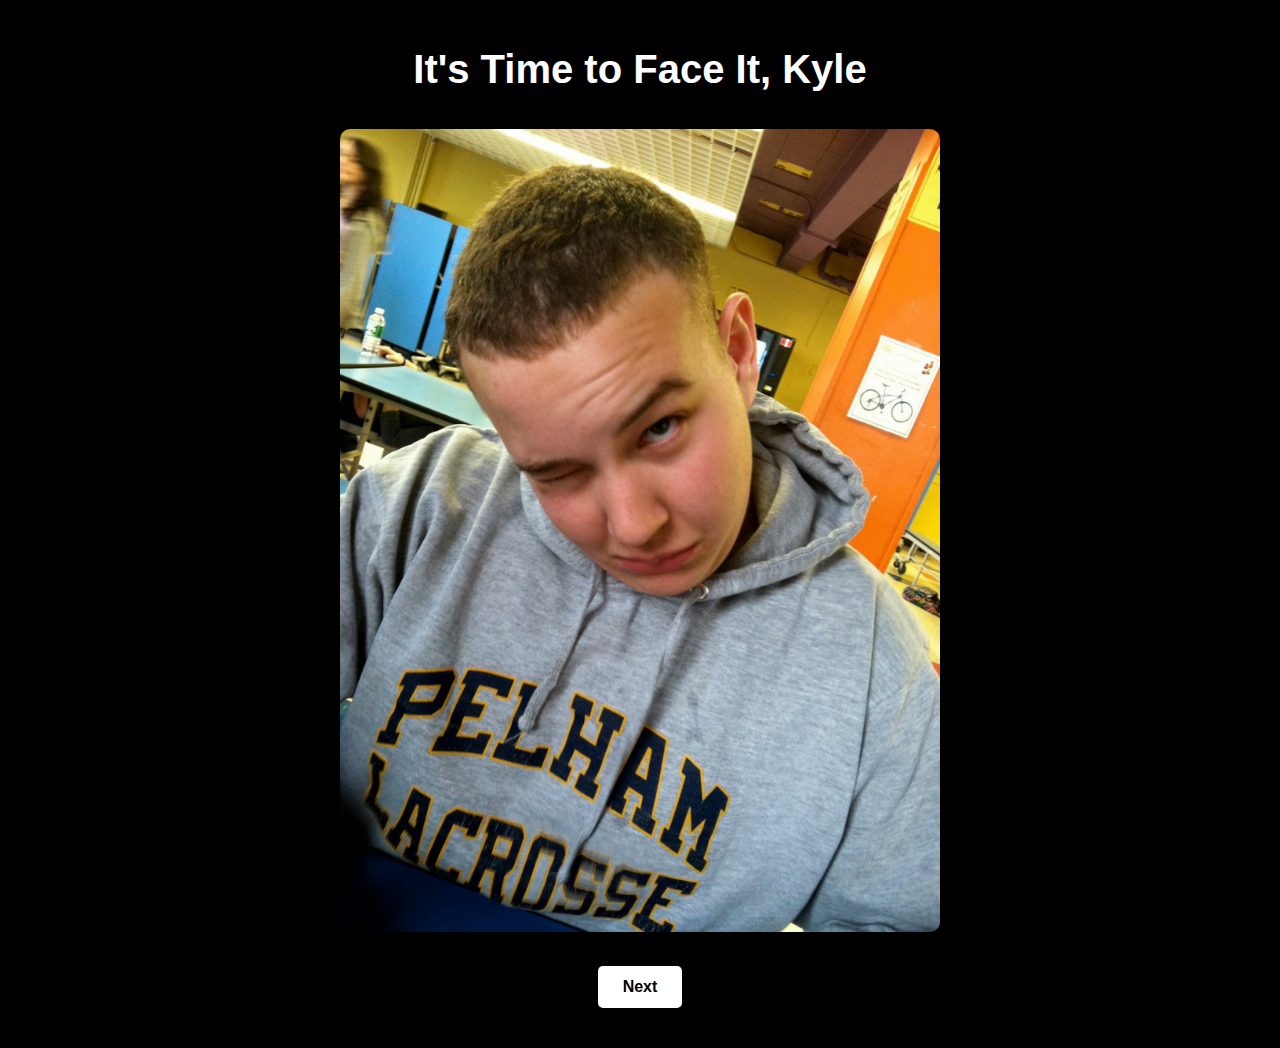
<file: index.html>
<!DOCTYPE html>
<html lang="en">
<head>
    <meta charset="UTF-8">
    <meta name="viewport" content="width=device-width, initial-scale=1.0">
    <title>It's Time to Face It, Kyle</title>
    <link rel="stylesheet" href="styles.css">
</head>
<body>
    <div class="container">
        <h1>It's Time to Face It, Kyle</h1>
        <img src="images/IMG_0631.JPG" alt="Kyle in High School">
        <br>
        <a href="page2.html" class="button">Next</a>
    </div>
</body>
</html>
</file>
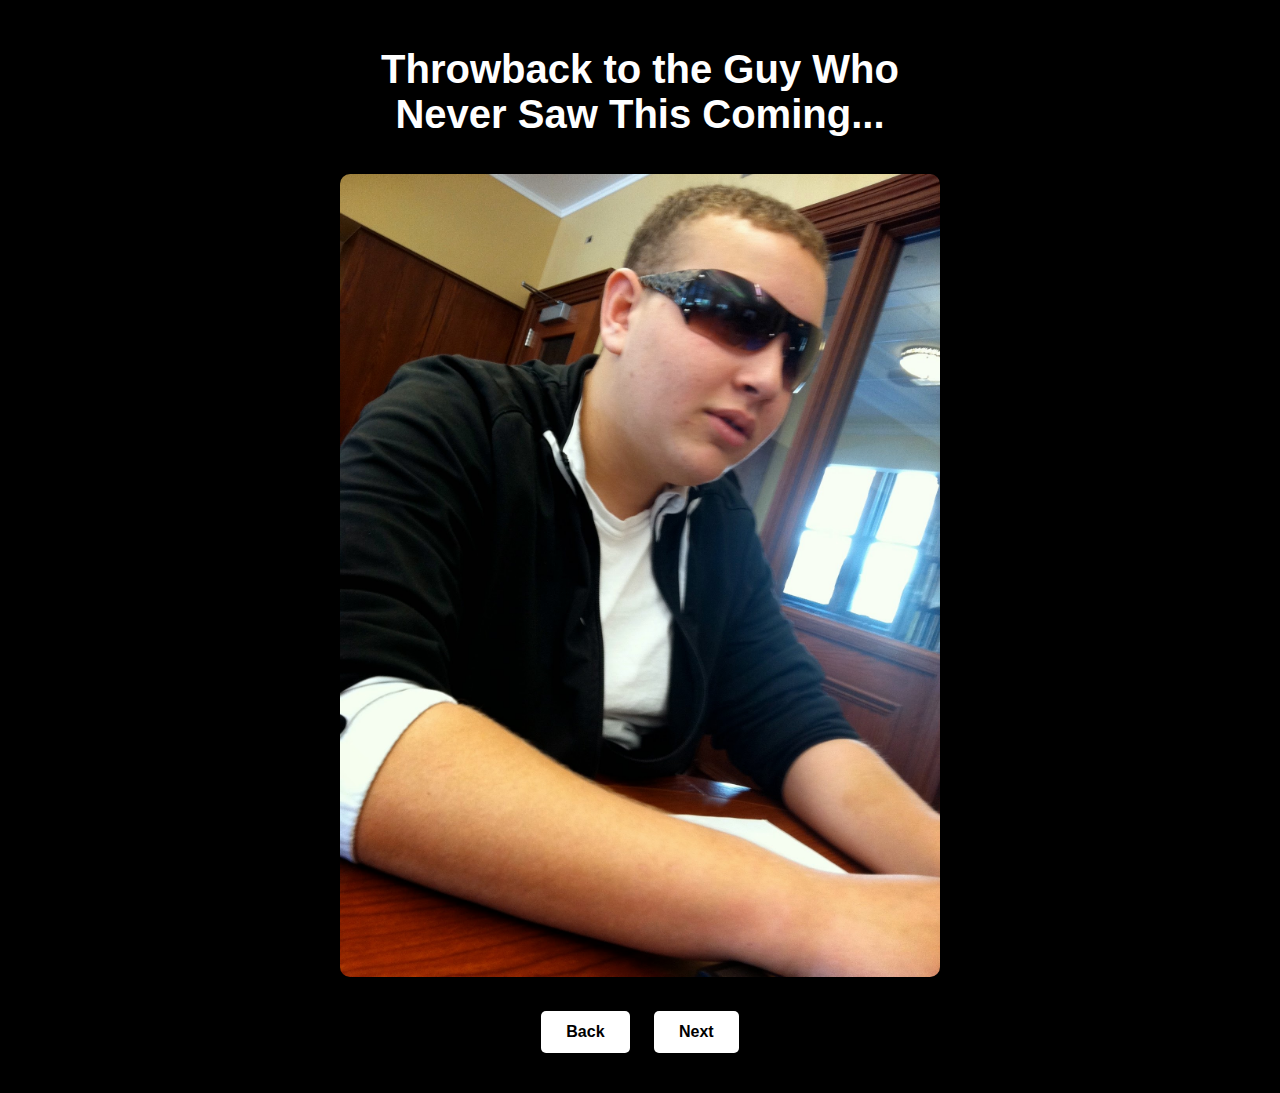
<file: page2.html>
<!DOCTYPE html>
<html lang="en">
<head>
    <meta charset="UTF-8">
    <meta name="viewport" content="width=device-width, initial-scale=1.0">
    <title>Throwback</title>
    <link rel="stylesheet" href="styles.css">
</head>
<body>
    <div class="container">
        <h1>Throwback to the Guy Who Never Saw This Coming...</h1>
        <img src="images/IMG_1050.JPG" alt="Kyle being cool">
        <br>
        <a href="index.html" class="button">Back</a>
        <a href="page3.html" class="button">Next</a>
    </div>
</body>
</html>
</file>
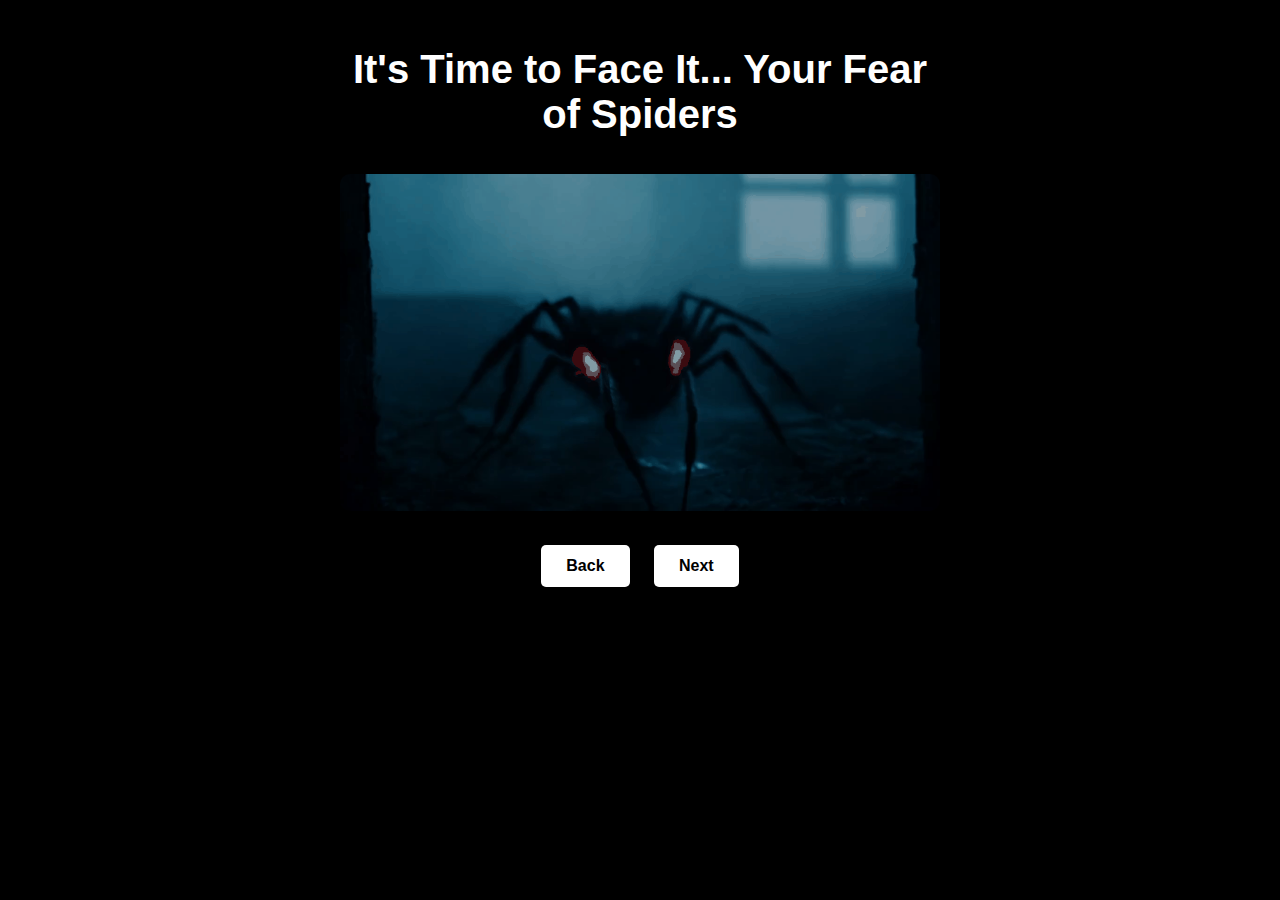
<file: page3.html>
<!-- PAGE 3 -->
<!DOCTYPE html>
<html lang="en">
<head>
    <link rel="stylesheet" href="styles.css">
    <meta charset="UTF-8">
    <meta name="viewport" content="width=device-width, initial-scale=1.0">
    <title>Face Your Fear</title>
</head>
<body>
    <div class="container">
        <h1>It's Time to Face It... Your Fear of Spiders</h1>
        <img src="images/scary-spider.gif" alt="Scary Spider">
        <br>
        <a href="page2.html" class="button">Back</a>
        <a href="page4.html" class="button">Next</a>
    </div>
</body>
</html>
</file>
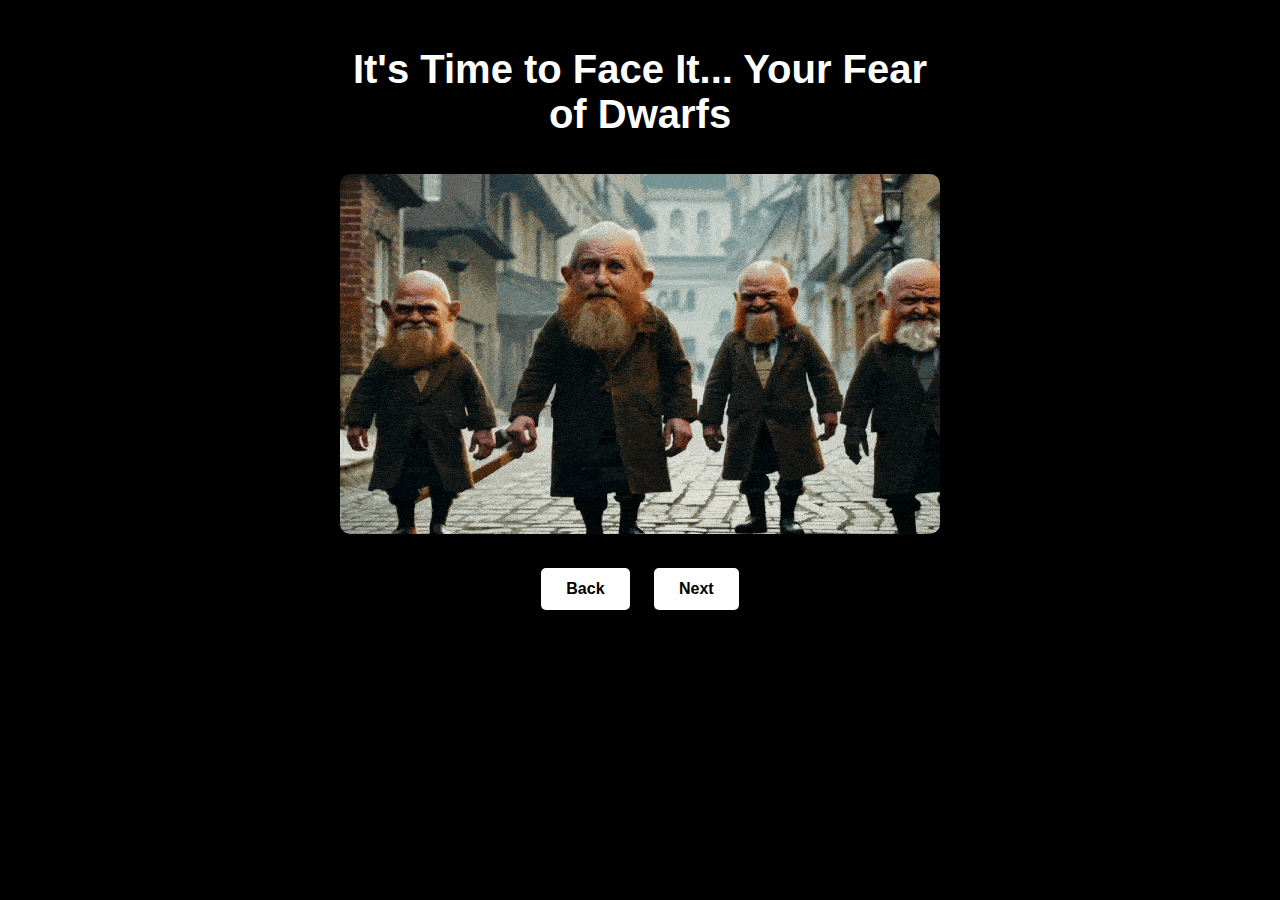
<file: page4.html>
<!-- PAGE 4 -->
<!DOCTYPE html>
<html lang="en">
<head>
    <link rel="stylesheet" href="styles.css">
    <meta charset="UTF-8">
    <meta name="viewport" content="width=device-width, initial-scale=1.0">
    <title>Face Your Fear</title>
</head>
<body>
    <div class="container">
        <h1>It's Time to Face It... Your Fear of Dwarfs</h1>
        <img src="images/dwarfs.gif" alt="Creepy Dwarfs">
        <br>
        <a href="page3.html" class="button">Back</a>
        <a href="page5.html" class="button">Next</a>
    </div>
</body>
</html>
</file>
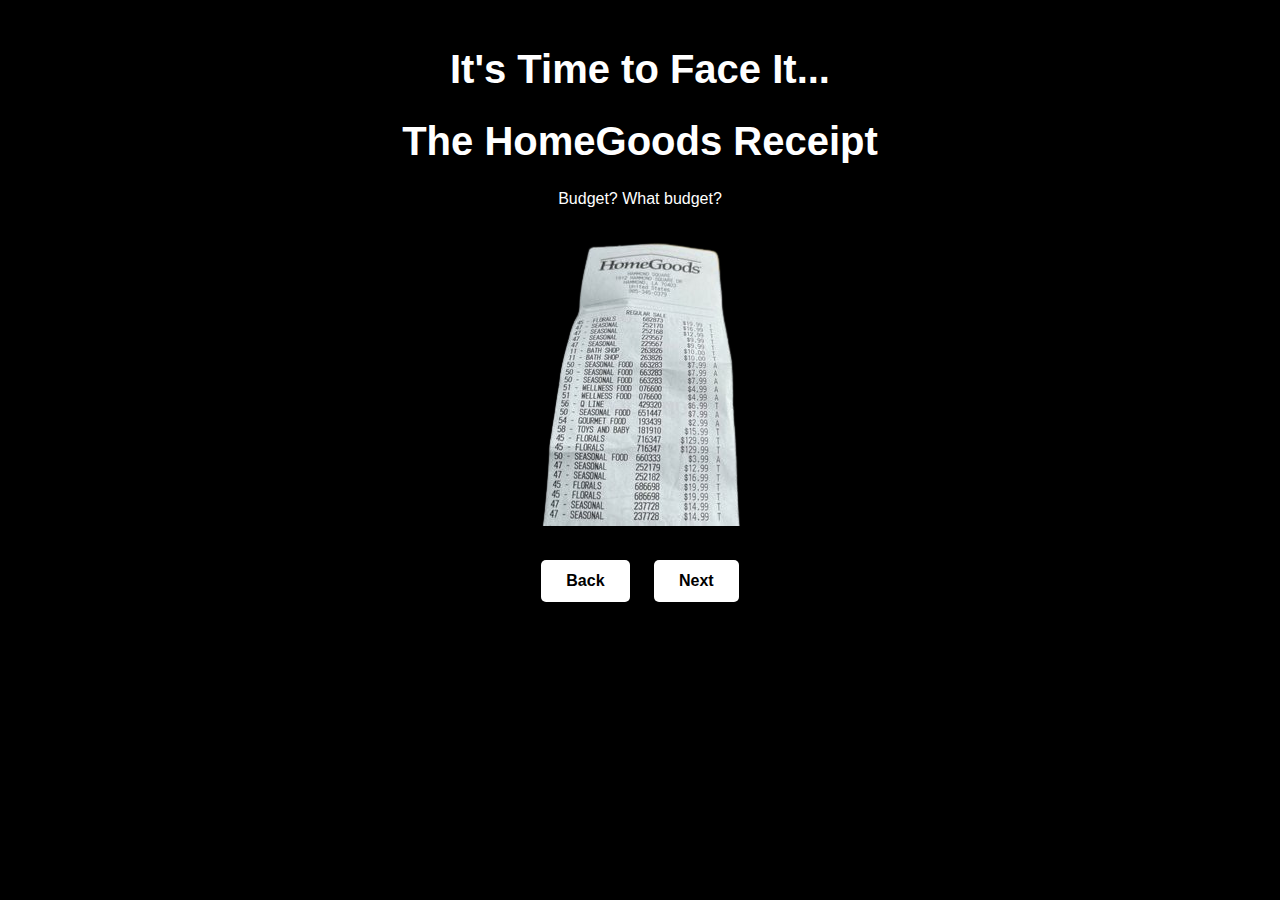
<file: page5.html>
<!-- PAGE 5 -->
<!DOCTYPE html>
<html lang="en">
<head>
    <link rel="stylesheet" href="styles.css">
    <meta charset="UTF-8">
    <meta name="viewport" content="width=device-width, initial-scale=1.0">
    <title>HomeGoods Receipt</title>
</head>
<body>
    <div class="container">
        <h1>It's Time to Face It...<h1>
<h1> The HomeGoods Receipt</h1>
        <p>Budget? What budget?</p>
        <img src="images/homegoods-receipt.png" alt="HomeGoods Receipt">
        <br>
        <a href="page4.html" class="button">Back</a>
        <a href="page6.html" class="button">Next</a>
    </div>
</body>
</html>
</file>
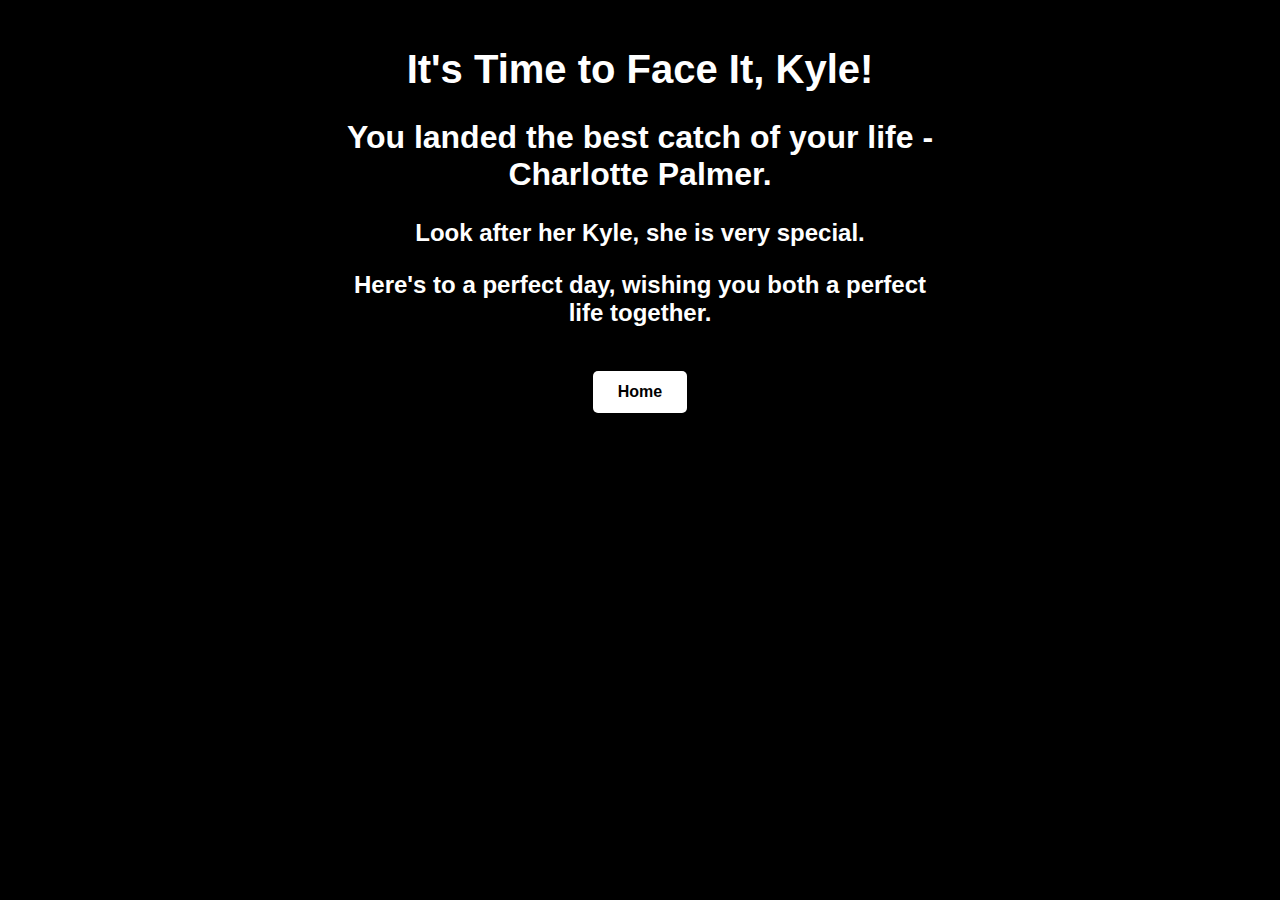
<file: page6.html>
<!DOCTYPE html>
<html lang="en">
<head>
    <link rel="stylesheet" href="styles.css">
    <meta charset="UTF-8">
    <meta name="viewport" content="width=device-width, initial-scale=1.0">
    <title>Congratulations</title>
</head>
<body>
    <div class="container">
        <h1>It's Time to Face It, Kyle!</h1>

        <h2>You landed the best catch of your life - <b>Charlotte Palmer.</b></h2>

        <p class="highlight-text">Look after her Kyle, she is very special.</p>
        <p class="highlight-text">Here's to a perfect day, wishing you both a perfect life together.</p>

        <!-- Navigation Button -->
        <div class="button-container">
            <a href="index.html" class="button">Home</a>
        </div>
    </div>
</body>
</html>
</file>
<file: styles.css>
/* General Styles */
body {
    background-color: black;
    color: white;
    font-family: Arial, sans-serif;
    text-align: center;
    margin: 0;
    padding: 20px;
}

/* Container */
.container {
    max-width: 600px;
    margin: auto;
}

/* Images */
img {
    max-width: 100%;
    height: auto;
    margin: 10px 0;
    border-radius: 10px;
}

/* Buttons */
.button {
    display: inline-block;
    padding: 12px 25px;
    margin: 20px 10px;
    background-color: white;
    color: black;
    text-decoration: none;
    font-weight: bold;
    border-radius: 5px;
    transition: transform 0.2s, background-color 0.3s;
}

.button:hover {
    background-color: gray;
    transform: scale(1.1);
}
.big-text {
    font-size: 1.5em;
    font-weight: bold;
}
/* Center the comment section */
.comment-section {
    text-align: center;
    margin-top: 20px;
}

/* Style the input fields */
.comment-section input[type="text"] {
    width: 40%;
    padding: 8px;
    margin: 10px 5px;
    border: none;
    border-radius: 5px;
}

/* Style the button */
.comment-section button {
    background-color: white;
    color: black;
    border: none;
    padding: 10px 15px;
    cursor: pointer;
    border-radius: 5px;
    font-weight: bold;
}

.comment-section button:hover {
    background-color: gray;
    color: white;
}

/* Message display */
#messages {
    margin-top: 20px;
    max-width: 600px;
    text-align: left;
    background: rgba(255, 255, 255, 0.1);
    padding: 10px;
    border-radius: 10px;
    display: inline-block;
}
.highlight-text {
    font-size: 1.8em; /* Adjust the size as needed */
    font-weight: bold;
    text-align: center; /* Optional for centering */
}
/* Ensures text sizes are visually distinct */
h1 {
    font-size: 2.5em;
    text-align: center;
}

h2 {
    font-size: 2em;
    text-align: center;
    font-weight: bold;
}

.highlight-text {
    font-size: 1.5em;
    text-align: center;
}

/* Video Resizing */
.video-container {
    width: 80%; /* Adjusts width dynamically */
    max-width: 800px; /* Ensures it doesn't get too large */
    margin: 20px auto; /* Centers the video */
}

.video-container iframe {
    width: 100%;
    height: 450px; /* Adjust based on your needs */
}

/* Responsive design for different screens */
@media (max-width: 768px) {
    .video-container iframe {
        height: 300px; /* Smaller height on tablets */
    }
}

@media (max-width: 480px) {
    .video-container iframe {
        height: 250px; /* Even smaller height on mobile */
    }
}
</file>
